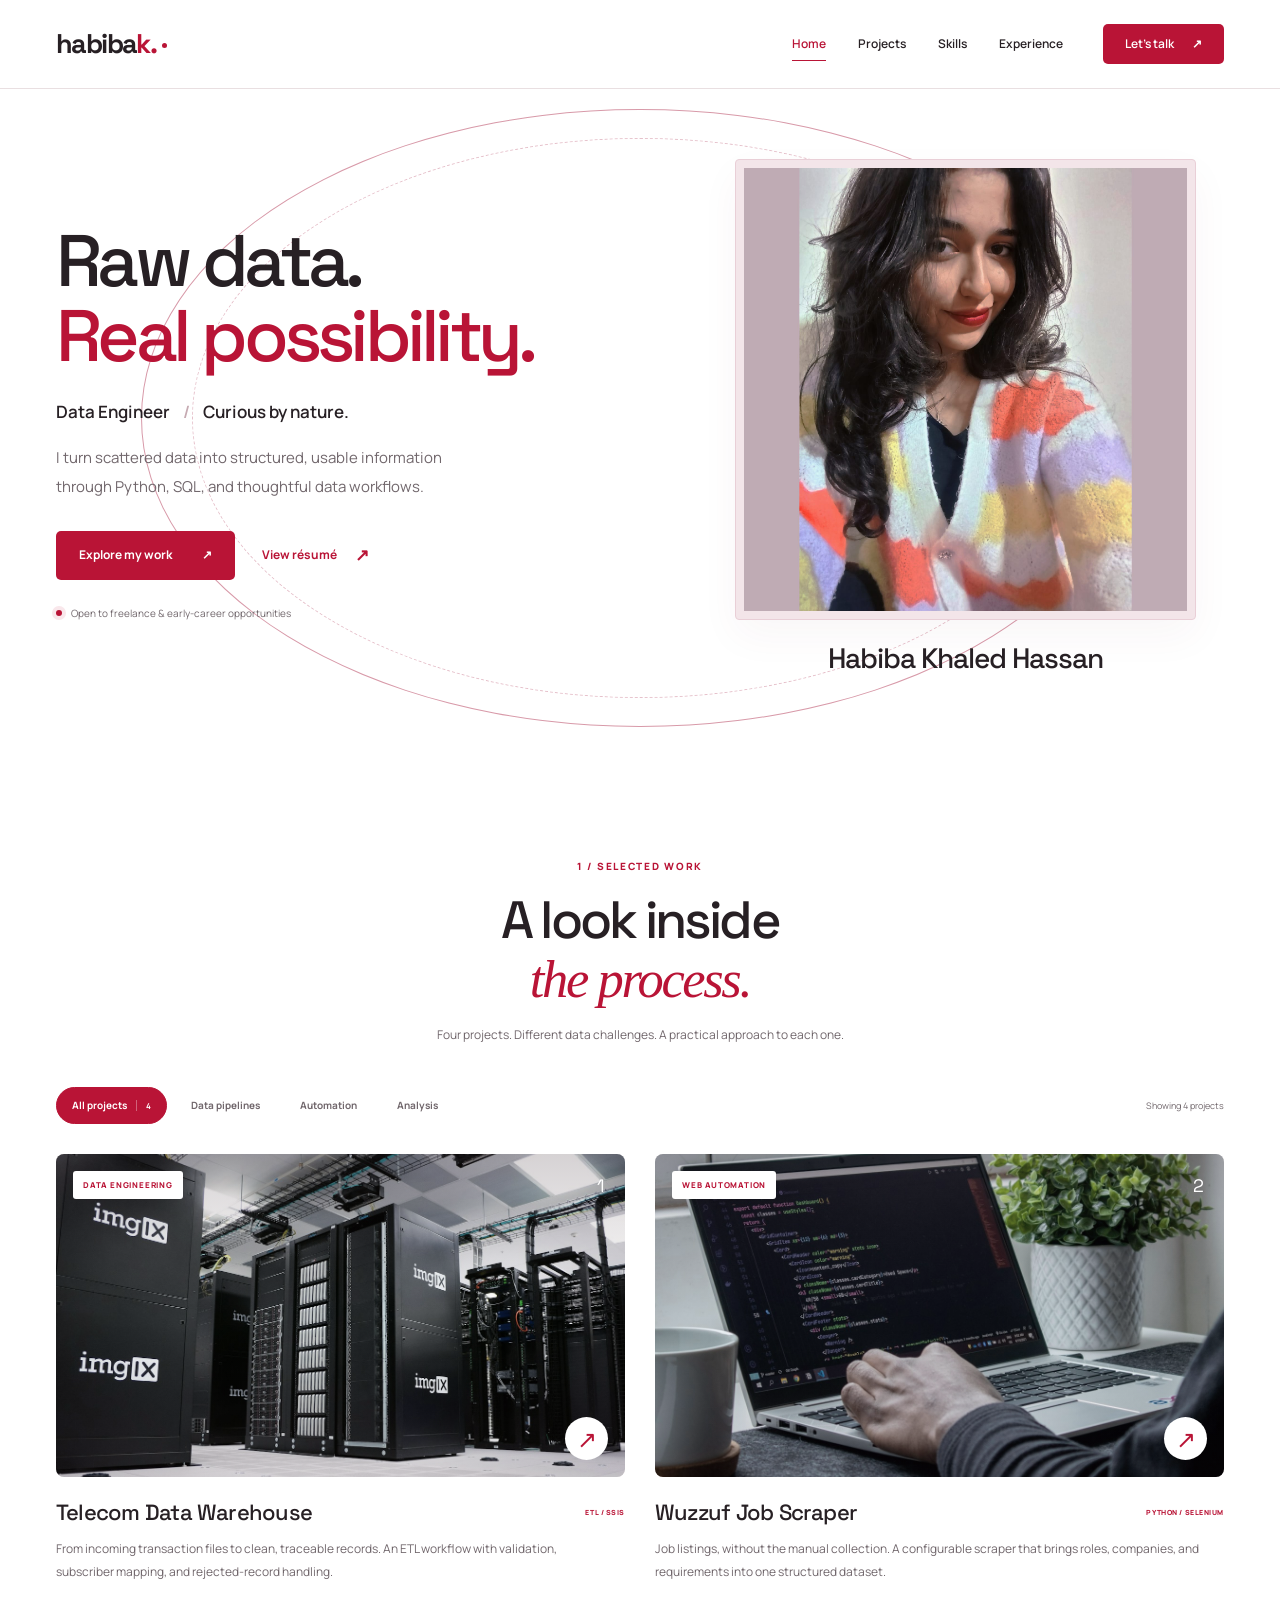
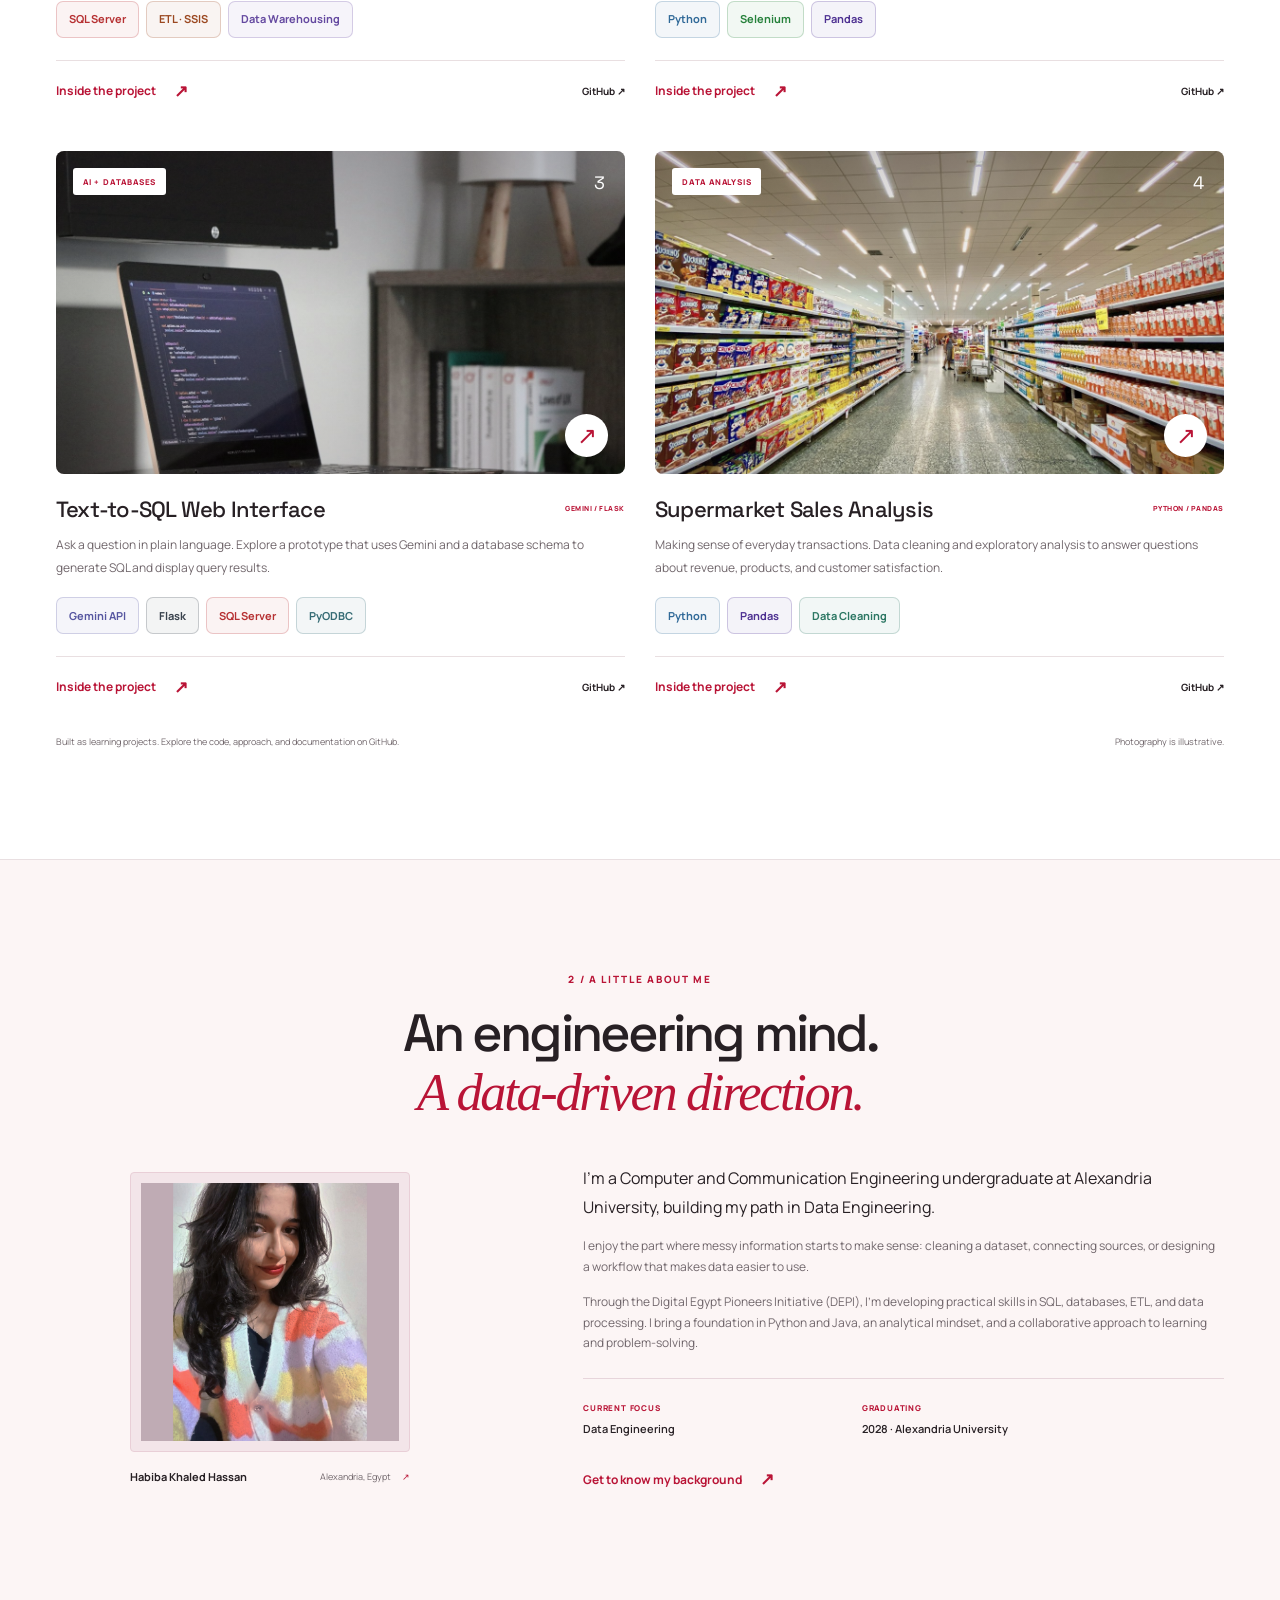
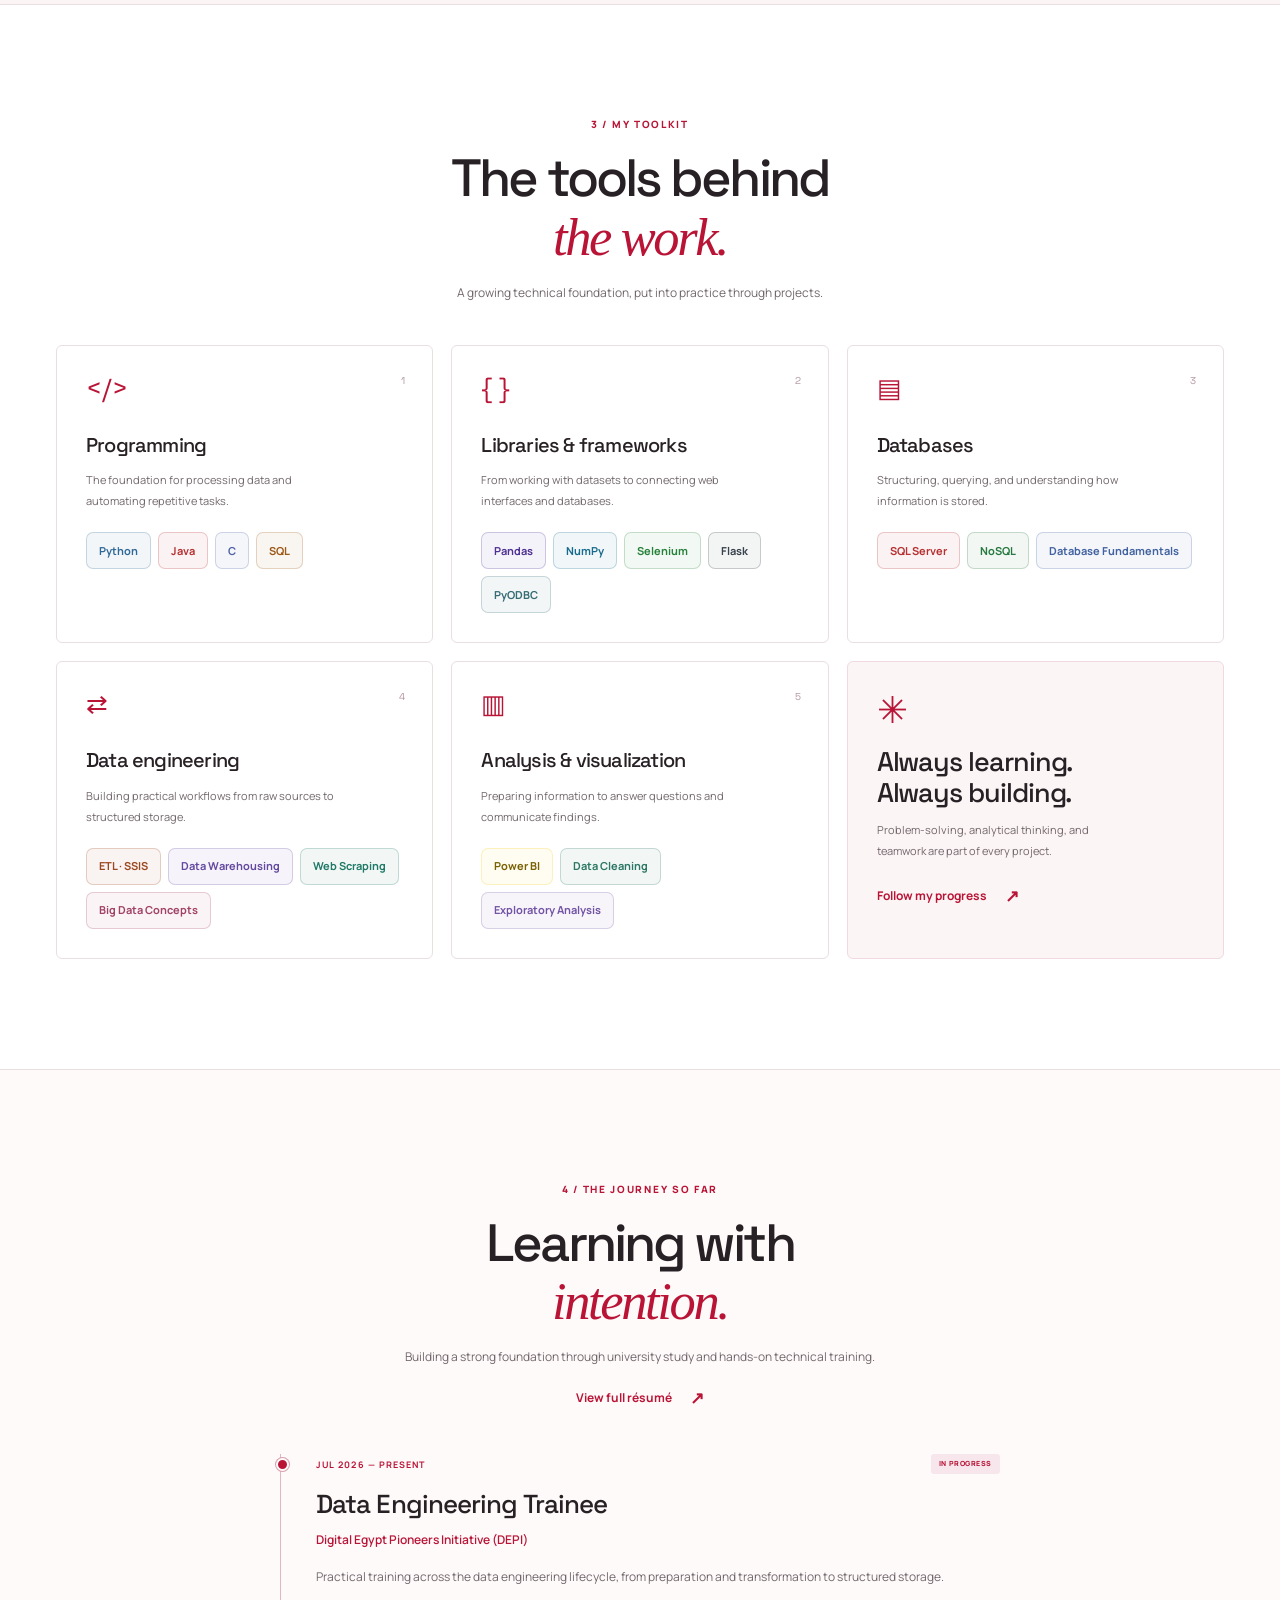
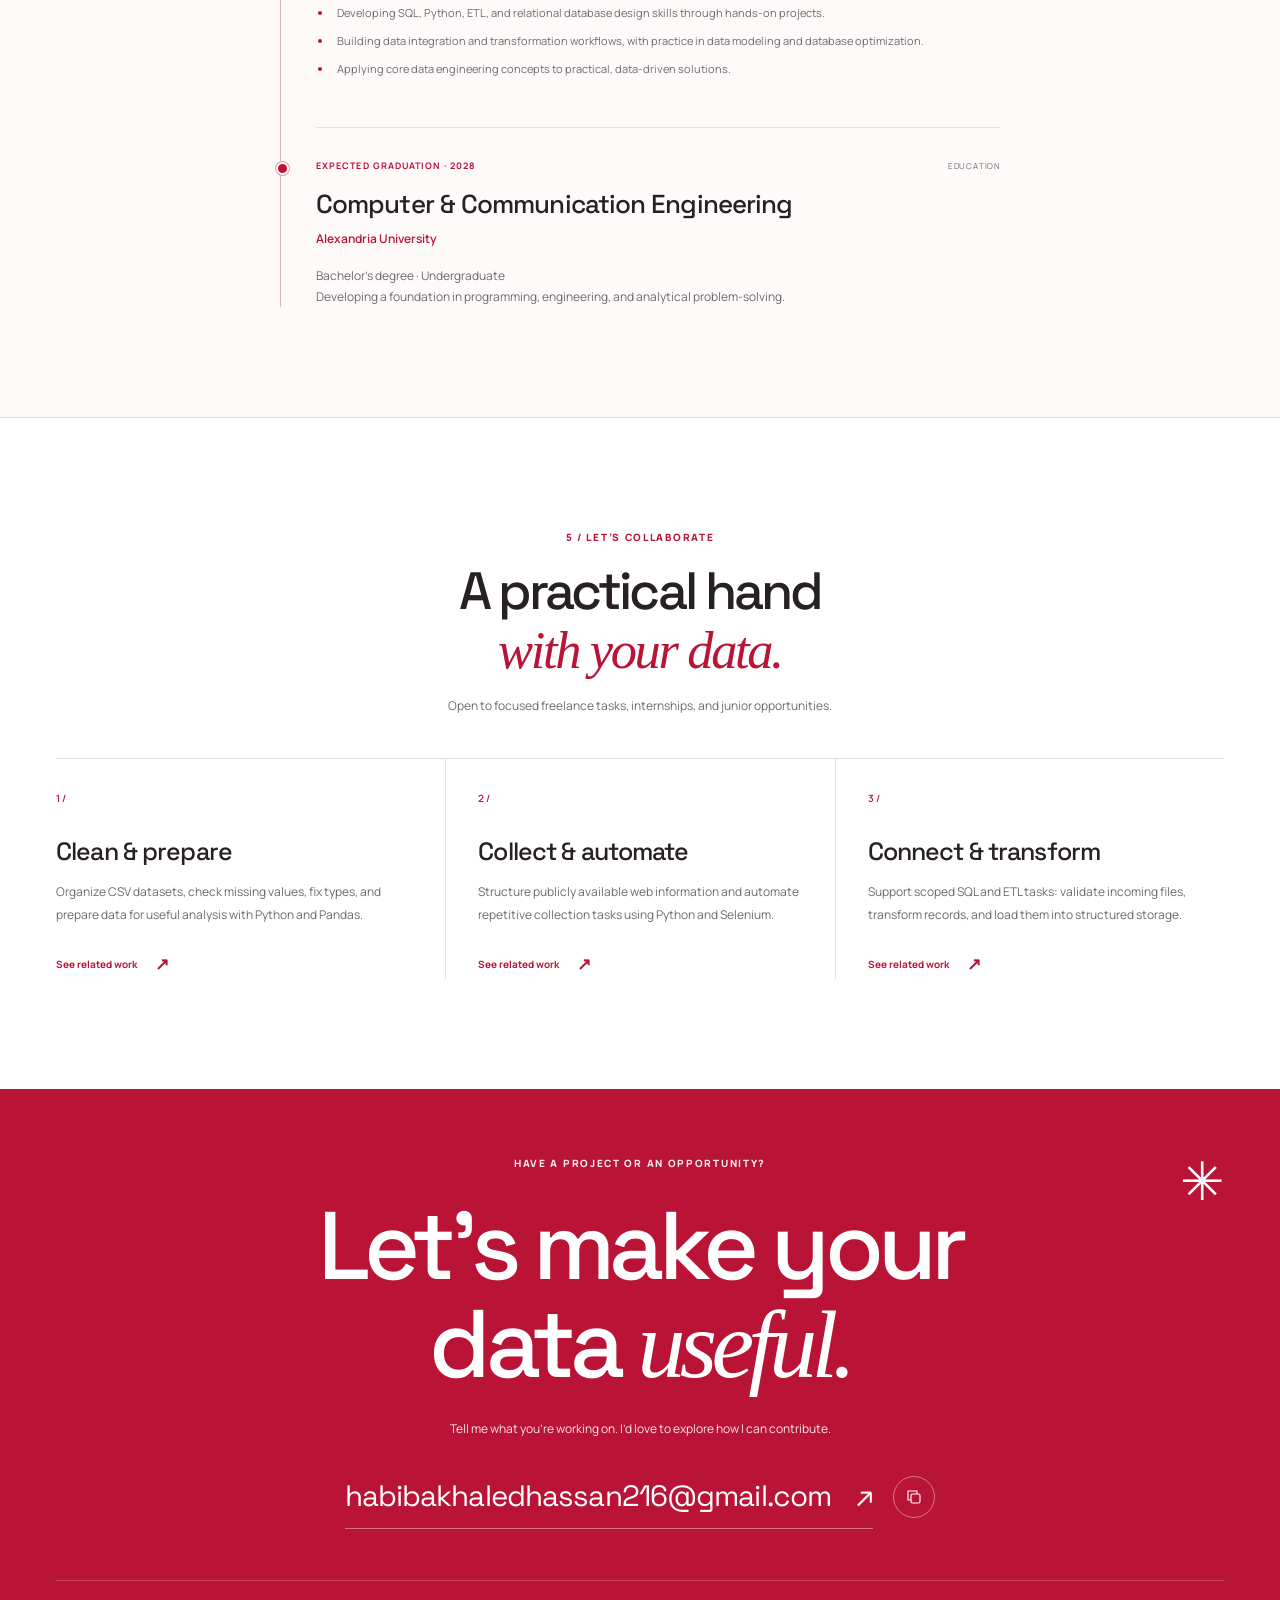
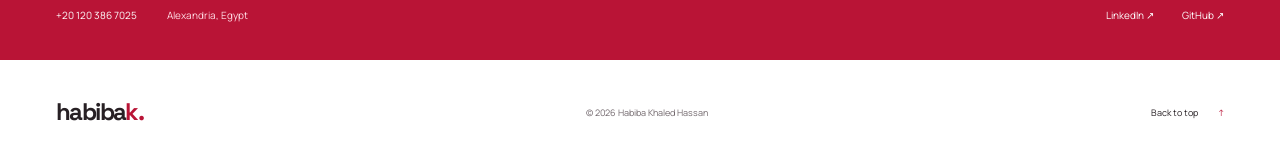
<file: index.html>
<!doctype html>
<html lang="en">
  <head>
    <meta charset="utf-8" />
    <meta name="viewport" content="width=device-width, initial-scale=1" />
    <meta name="color-scheme" content="light" />
    <meta name="theme-color" content="#b91436" />
    <meta
      name="description"
      content="Habiba Khaled Hassan — Data Engineer in Alexandria, Egypt. Explore projects in SQL, Python, ETL, web scraping, and data analysis. Open to freelance and early-career opportunities."
    />
    <meta property="og:title" content="Habiba Khaled Hassan | Data Engineer" />
    <meta
      property="og:description"
      content="Turning raw data into something useful. Python, SQL, ETL and data engineering projects."
    />
    <meta property="og:type" content="website" />
    <title>Habiba Khaled Hassan — Data Engineer</title>
    <link rel="icon" href="images/favicon.svg" type="image/svg+xml" />
    <link rel="stylesheet" href="fonts/fonts.css" />
    <link rel="stylesheet" href="css/style.css" />
    <script src="js/main.js" defer></script>
  </head>
  <body>
    <a class="skip-link" href="#main">Skip to content</a>
    <header class="site-header">
      <div class="container header-inner">
        <a class="wordmark" href="#home" aria-label="Habiba Khaled, home"
          >habiba<span>k.</span><span class="brand-dot" aria-hidden="true"></span
        ></a>
        <button
          class="menu-toggle"
          aria-expanded="false"
          aria-controls="main-nav"
          aria-label="Open navigation"
        >
          <span></span><span></span>
        </button>
        <nav id="main-nav" aria-label="Main navigation">
          <a href="#home">Home</a>
          <a href="#projects">Projects</a>
          <a href="#skills">Skills</a>
          <a href="#experience">Experience</a>
          <a class="nav-contact" href="#contact">Let’s talk <span aria-hidden="true">↗</span></a>
        </nav>
      </div>
    </header>
    <main id="main">
      <section id="home" class="hero" aria-labelledby="hero-title">
        <div class="hero-orbits" aria-hidden="true">
          <div class="orbit"></div>
          <div class="orbit orbit-two"></div>
        </div>
        <div class="hero-inner container">
          <div class="hero-copy">
            <h1 id="hero-title">Raw data.<br /><span>Real possibility.</span></h1>
            <p class="hero-role">
              Data Engineer <span class="role-divider">/</span> Curious by nature.
            </p>
            <p class="hero-description">
              I turn scattered data into structured, usable information through Python, SQL, and
              thoughtful data workflows.
            </p>
            <div class="hero-actions">
              <a class="button primary" href="#projects"
                >Explore my work <span aria-hidden="true">↗</span></a
              ><a class="text-link" href="resume.html" target="_blank" rel="noopener"
                >View résumé <span aria-hidden="true">↗</span></a
              >
            </div>
            <div class="hero-note">
              <span class="status-dot" aria-hidden="true"></span> Open to freelance &amp; early-career
              opportunities
            </div>
          </div>
          <figure class="hero-profile">
            <div class="hero-profile-frame" data-profile-frame></div>
            <figcaption class="hero-profile-name">Habiba Khaled Hassan</figcaption>
          </figure>
        </div>
      </section>

      <section id="projects" class="section container" aria-labelledby="projects-title">
        <div class="section-heading reveal">
          <div>
            <p class="eyebrow">1 / SELECTED WORK</p>
            <h2 id="projects-title">
              A look inside<br /><span class="serif-accent">the process.</span>
            </h2>
          </div>
          <p>Four projects. Different data challenges. A practical approach to each one.</p>
        </div>
        <div class="project-toolbar reveal">
          <div class="filters" role="group" aria-label="Filter projects">
            <button class="filter active" data-filter="all" aria-pressed="true">
              All projects <span>4</span></button
            ><button class="filter" data-filter="pipeline" aria-pressed="false">
              Data pipelines</button
            ><button class="filter" data-filter="automation" aria-pressed="false">Automation</button
            ><button class="filter" data-filter="analysis" aria-pressed="false">Analysis</button>
          </div>
          <span class="project-count" id="project-count" aria-live="polite"
            >Showing 4 projects</span
          >
        </div>
        <div class="project-grid">
          <article class="project-card reveal" data-category="pipeline">
            <div class="project-image">
              <img
                src="images/telecom.jpg"
                alt="Server racks representing telecom data infrastructure"
                width="1200"
                height="800"
                loading="lazy"
              /><span class="image-label">DATA ENGINEERING</span
              ><span class="project-number">1</span
              ><button
                class="image-open"
                data-project="telecom"
                aria-label="Read Telecom Data Warehouse case study"
              >
                ↗
              </button>
            </div>
            <div class="project-info">
              <div class="project-title-row">
                <h3>Telecom Data Warehouse</h3>
                <span>ETL / SSIS</span>
              </div>
              <p>
                From incoming transaction files to clean, traceable records. An ETL workflow with
                validation, subscriber mapping, and rejected-record handling.
              </p>
              <div class="tags">
                <button type="button" class="skill-button" data-skill="sql-server">SQL Server</button>
                <button type="button" class="skill-button" data-skill="ssis">ETL · SSIS</button>
                <button type="button" class="skill-button" data-skill="warehouse">Data Warehousing</button>
              </div>
              <div class="project-links">
                <button class="text-link" data-project="telecom">
                  Inside the project <span aria-hidden="true">↗</span></button
                ><a
                  href="https://github.com/Habibakhaled216/Telecom_Project"
                  target="_blank"
                  rel="noopener noreferrer"
                  aria-label="Telecom Data Warehouse on GitHub"
                  >GitHub <span aria-hidden="true">↗</span></a
                >
              </div>
            </div>
          </article>
          <article class="project-card reveal" data-category="automation">
            <div class="project-image">
              <img
                src="images/wuzzuf.jpg"
                alt="Laptop workspace representing automated web data collection"
                width="1200"
                height="800"
                loading="lazy"
              /><span class="image-label">WEB AUTOMATION</span><span class="project-number">2</span
              ><button
                class="image-open"
                data-project="wuzzuf"
                aria-label="Read Wuzzuf Job Scraper case study"
              >
                ↗
              </button>
            </div>
            <div class="project-info">
              <div class="project-title-row">
                <h3>Wuzzuf Job Scraper</h3>
                <span>PYTHON / SELENIUM</span>
              </div>
              <p>
                Job listings, without the manual collection. A configurable scraper that brings
                roles, companies, and requirements into one structured dataset.
              </p>
              <div class="tags">
                <button type="button" class="skill-button" data-skill="python">Python</button>
                <button type="button" class="skill-button" data-skill="selenium">Selenium</button>
                <button type="button" class="skill-button" data-skill="pandas">Pandas</button>
              </div>
              <div class="project-links">
                <button class="text-link" data-project="wuzzuf">
                  Inside the project <span aria-hidden="true">↗</span></button
                ><a
                  href="https://github.com/Habibakhaled216/WUZZUF_Project"
                  target="_blank"
                  rel="noopener noreferrer"
                  aria-label="Wuzzuf Job Scraper on GitHub"
                  >GitHub <span aria-hidden="true">↗</span></a
                >
              </div>
            </div>
          </article>
          <article class="project-card reveal" data-category="automation">
            <div class="project-image">
              <img
                src="images/text-to-sql.jpg"
                alt="Code on a laptop representing the Text-to-SQL web application"
                width="1200"
                height="800"
                loading="lazy"
              /><span class="image-label">AI + DATABASES</span><span class="project-number">3</span
              ><button
                class="image-open"
                data-project="sql"
                aria-label="Read Text-to-SQL Web Interface case study"
              >
                ↗
              </button>
            </div>
            <div class="project-info">
              <div class="project-title-row">
                <h3>Text-to-SQL Web Interface</h3>
                <span>GEMINI / FLASK</span>
              </div>
              <p>
                Ask a question in plain language. Explore a prototype that uses Gemini and a
                database schema to generate SQL and display query results.
              </p>
              <div class="tags">
                <button type="button" class="skill-button" data-skill="gemini-api">Gemini API</button>
                <button type="button" class="skill-button" data-skill="flask">Flask</button>
                <button type="button" class="skill-button" data-skill="sql-server">SQL Server</button>
                <button type="button" class="skill-button" data-skill="pyodbc">PyODBC</button>
              </div>
              <div class="project-links">
                <button class="text-link" data-project="sql">
                  Inside the project <span aria-hidden="true">↗</span></button
                ><a
                  href="https://github.com/Habibakhaled216/From-text-to-SQL_By_Gemini"
                  target="_blank"
                  rel="noopener noreferrer"
                  aria-label="Text-to-SQL Web Interface on GitHub"
                  >GitHub <span aria-hidden="true">↗</span></a
                >
              </div>
            </div>
          </article>
          <article class="project-card reveal" data-category="analysis">
            <div class="project-image">
              <img
                src="images/supermarket.jpg"
                alt="Supermarket shelves representing the sales dataset analyzed in this project"
                width="1200"
                height="800"
                loading="lazy"
              /><span class="image-label">DATA ANALYSIS</span><span class="project-number">4</span
              ><button
                class="image-open"
                data-project="sales"
                aria-label="Read Supermarket Sales Analysis case study"
              >
                ↗
              </button>
            </div>
            <div class="project-info">
              <div class="project-title-row">
                <h3>Supermarket Sales Analysis</h3>
                <span>PYTHON / PANDAS</span>
              </div>
              <p>
                Making sense of everyday transactions. Data cleaning and exploratory analysis to
                answer questions about revenue, products, and customer satisfaction.
              </p>
              <div class="tags">
                <button type="button" class="skill-button" data-skill="python">Python</button>
                <button type="button" class="skill-button" data-skill="pandas">Pandas</button>
                <button type="button" class="skill-button" data-skill="cleaning">Data Cleaning</button>
              </div>
              <div class="project-links">
                <button class="text-link" data-project="sales">
                  Inside the project <span aria-hidden="true">↗</span></button
                ><a
                  href="https://github.com/Habibakhaled216/SuperMarketDataHandling/tree/master"
                  target="_blank"
                  rel="noopener noreferrer"
                  aria-label="Supermarket Sales Analysis on GitHub, master branch"
                  >GitHub <span aria-hidden="true">↗</span></a
                >
              </div>
            </div>
          </article>
        </div>
        <p class="section-footnote">
          Built as learning projects. Explore the code, approach, and documentation on GitHub.
          <span>Photography is illustrative.</span>
        </p>
      </section>

      <section id="about" class="about-section section" aria-labelledby="about-title">
        <div class="container section-heading reveal">
          <div>
            <p class="eyebrow">2 / A LITTLE ABOUT ME</p>
            <h2 id="about-title">
              An engineering mind.<br /><span class="serif-accent">A data-driven direction.</span>
            </h2>
          </div>
        </div>
        <div class="container about-grid">
          <div class="portrait-column reveal">
            <div class="portrait-frame" id="portrait-frame" data-profile-frame>
              <!-- Intentionally empty. Add images/profile.png and it will appear here automatically. -->
            </div>
            <div class="portrait-caption">
              <strong>Habiba Khaled Hassan</strong
              ><span>Alexandria, Egypt <span aria-hidden="true">↗</span></span>
            </div>
          </div>
          <div class="about-copy reveal">
            <p class="lead">
              I’m a Computer and Communication Engineering undergraduate at Alexandria University,
              building my path in Data Engineering.
            </p>
            <p>
              I enjoy the part where messy information starts to make sense: cleaning a dataset,
              connecting sources, or designing a workflow that makes data easier to use.
            </p>
            <p>
              Through the Digital Egypt Pioneers Initiative (DEPI), I’m developing practical skills
              in SQL, databases, ETL, and data processing. I bring a foundation in Python and Java,
              an analytical mindset, and a collaborative approach to learning and problem-solving.
            </p>
            <div class="about-facts">
              <div><span>CURRENT FOCUS</span><strong>Data Engineering</strong></div>
              <div><span>GRADUATING</span><strong>2028 · Alexandria University</strong></div>
            </div>
            <a class="text-link" href="resume.html" target="_blank" rel="noopener"
              >Get to know my background <span aria-hidden="true">↗</span></a
            >
          </div>
        </div>
      </section>

      <section id="skills" class="section container" aria-labelledby="skills-title">
        <div class="section-heading reveal">
          <div>
            <p class="eyebrow">3 / MY TOOLKIT</p>
            <h2 id="skills-title">
              The tools behind<br /><span class="serif-accent">the work.</span>
            </h2>
          </div>
          <p>A growing technical foundation, put into practice through projects.</p>
        </div>
        <div class="skills-grid">
          <article class="skill-card reveal">
            <span class="skill-symbol" aria-hidden="true">&lt;/&gt;</span
            ><span class="skill-index">1</span>
            <h3>Programming</h3>
            <p>The foundation for processing data and automating repetitive tasks.</p>
            <div class="tags">
              <button type="button" class="skill-button" data-skill="python">Python</button
              ><button type="button" class="skill-button" data-skill="java">Java</button
              ><button type="button" class="skill-button" data-skill="c">C</button
              ><button type="button" class="skill-button" data-skill="sql">SQL</button>
            </div>
          </article>
          <article class="skill-card reveal">
            <span class="skill-symbol" aria-hidden="true">{ }</span
            ><span class="skill-index">2</span>
            <h3>Libraries &amp; frameworks</h3>
            <p>From working with datasets to connecting web interfaces and databases.</p>
            <div class="tags">
              <button type="button" class="skill-button" data-skill="pandas">Pandas</button
              ><button type="button" class="skill-button" data-skill="numpy">NumPy</button
              ><button type="button" class="skill-button" data-skill="selenium">Selenium</button
              ><button type="button" class="skill-button" data-skill="flask">Flask</button
              ><button type="button" class="skill-button" data-skill="pyodbc">PyODBC</button>
            </div>
          </article>
          <article class="skill-card reveal">
            <span class="skill-symbol" aria-hidden="true">▤</span
            ><span class="skill-index">3</span>
            <h3>Databases</h3>
            <p>Structuring, querying, and understanding how information is stored.</p>
            <div class="tags">
              <button type="button" class="skill-button" data-skill="sql-server">SQL Server</button
              ><button type="button" class="skill-button" data-skill="nosql">NoSQL</button
              ><button type="button" class="skill-button" data-skill="database">
                Database Fundamentals
              </button>
            </div>
          </article>
          <article class="skill-card reveal">
            <span class="skill-symbol" aria-hidden="true">⇄</span
            ><span class="skill-index">4</span>
            <h3>Data engineering</h3>
            <p>Building practical workflows from raw sources to structured storage.</p>
            <div class="tags">
              <button type="button" class="skill-button" data-skill="ssis">ETL · SSIS</button
              ><button type="button" class="skill-button" data-skill="warehouse">
                Data Warehousing</button
              ><button type="button" class="skill-button" data-skill="scraping">Web Scraping</button
              ><button type="button" class="skill-button" data-skill="big-data">
                Big Data Concepts
              </button>
            </div>
          </article>
          <article class="skill-card reveal">
            <span class="skill-symbol" aria-hidden="true">▥</span
            ><span class="skill-index">5</span>
            <h3>Analysis &amp; visualization</h3>
            <p>Preparing information to answer questions and communicate findings.</p>
            <div class="tags">
              <button type="button" class="skill-button" data-skill="power-bi">Power BI</button
              ><button type="button" class="skill-button" data-skill="cleaning">
                Data Cleaning</button
              ><button type="button" class="skill-button" data-skill="analysis">
                Exploratory Analysis
              </button>
            </div>
          </article>
          <article class="skill-card skill-note reveal">
            <span class="note-star" aria-hidden="true">✳</span>
            <h3>Always learning.<br />Always building.</h3>
            <p>Problem-solving, analytical thinking, and teamwork are part of every project.</p>
            <a
              class="text-link"
              href="https://github.com/Habibakhaled216"
              target="_blank"
              rel="noopener noreferrer"
              >Follow my progress <span aria-hidden="true">↗</span></a
            >
          </article>
        </div>
      </section>

      <section
        id="experience"
        class="section experience-section"
        aria-labelledby="experience-title"
      >
        <div class="container">
          <div class="section-heading reveal">
            <div>
              <p class="eyebrow">4 / THE JOURNEY SO FAR</p>
              <h2 id="experience-title">
                Learning with<br /><span class="serif-accent">intention.</span>
              </h2>
            </div>
            <p>
              Building a strong foundation through university study and hands-on technical training.
            </p>
            <a class="text-link" href="resume.html" target="_blank" rel="noopener"
              >View full résumé <span aria-hidden="true">↗</span></a
            >
          </div>
          <div class="timeline">
            <article class="timeline-item reveal">
              <div class="timeline-top">
                <span class="micro-label">JUL 2026 — PRESENT</span
                ><span class="current-badge">IN PROGRESS</span>
              </div>
              <h3>Data Engineering Trainee</h3>
              <p class="timeline-org">Digital Egypt Pioneers Initiative (DEPI)</p>
              <p>
                Practical training across the data engineering lifecycle, from preparation and
                transformation to structured storage.
              </p>
              <ul>
                <li>
                  Developing SQL, Python, ETL, and relational database design skills through
                  hands-on projects.
                </li>
                <li>
                  Building data integration and transformation workflows, with practice in data
                  modeling and database optimization.
                </li>
                <li>
                  Applying core data engineering concepts to practical, data-driven solutions.
                </li>
              </ul>
            </article>
            <article class="timeline-item reveal">
              <div class="timeline-top">
                <span class="micro-label">EXPECTED GRADUATION · 2028</span
                ><span class="education-label">EDUCATION</span>
              </div>
              <h3>Computer &amp; Communication Engineering</h3>
              <p class="timeline-org">Alexandria University</p>
              <p>
                Bachelor’s degree · Undergraduate<br />Developing a foundation in programming,
                engineering, and analytical problem-solving.
              </p>
            </article>
          </div>
        </div>
      </section>

      <section id="services" class="section container" aria-labelledby="services-title">
        <div class="section-heading reveal">
          <div>
            <p class="eyebrow">5 / LET’S COLLABORATE</p>
            <h2 id="services-title">
              A practical hand<br /><span class="serif-accent">with your data.</span>
            </h2>
          </div>
          <p>Open to focused freelance tasks, internships, and junior opportunities.</p>
        </div>
        <div class="services-grid">
          <article class="service-card reveal">
            <span class="service-number">1 /</span>
            <h3>Clean &amp; prepare</h3>
            <p>
              Organize CSV datasets, check missing values, fix types, and prepare data for useful
              analysis with Python and Pandas.
            </p>
            <a class="text-link" href="#projects" data-show-project="sales"
              >See related work <span aria-hidden="true">↗</span></a
            >
          </article>
          <article class="service-card reveal">
            <span class="service-number">2 /</span>
            <h3>Collect &amp; automate</h3>
            <p>
              Structure publicly available web information and automate repetitive collection tasks
              using Python and Selenium.
            </p>
            <a class="text-link" href="#projects" data-show-project="wuzzuf"
              >See related work <span aria-hidden="true">↗</span></a
            >
          </article>
          <article class="service-card reveal">
            <span class="service-number">3 /</span>
            <h3>Connect &amp; transform</h3>
            <p>
              Support scoped SQL and ETL tasks: validate incoming files, transform records, and load
              them into structured storage.
            </p>
            <a class="text-link" href="#projects" data-show-project="telecom"
              >See related work <span aria-hidden="true">↗</span></a
            >
          </article>
        </div>
      </section>

      <section id="contact" class="contact-section" aria-labelledby="contact-title">
        <div class="container contact-inner">
          <div class="contact-intro">
            <p class="eyebrow">HAVE A PROJECT OR AN OPPORTUNITY?</p>
            <span class="contact-star" aria-hidden="true">✳</span>
            <h2 id="contact-title">Let’s make your<br />data <em>useful.</em></h2>
            <p>Tell me what you’re working on. I’d love to explore how I can contribute.</p>
          </div>
          <div class="contact-email-row">
            <a class="contact-email" href="mailto:habibakhaledhassan216@gmail.com"
              >habibakhaledhassan216@gmail.com <span aria-hidden="true">↗</span></a
            ><button
              class="copy-email"
              id="copy-email"
              type="button"
              aria-label="Copy email address"
            >
              <svg
                viewBox="0 0 24 24"
                fill="none"
                stroke="currentColor"
                stroke-width="1.5"
                aria-hidden="true"
              >
                <rect x="8" y="8" width="12" height="12" rx="2" />
                <path d="M16 8V4H4v12h4" />
              </svg>
            </button>
          </div>
          <p class="copy-status" id="copy-status" role="status" aria-live="polite"></p>
          <div class="contact-bottom">
            <a href="tel:+201203867025">+20 120 386 7025</a><span>Alexandria, Egypt</span>
            <div class="social-links">
              <a
                href="https://www.linkedin.com/in/habiba-khaled216"
                target="_blank"
                rel="noopener noreferrer"
                >LinkedIn ↗</a
              ><a
                href="https://github.com/Habibakhaled216"
                target="_blank"
                rel="noopener noreferrer"
                >GitHub ↗</a
              >
            </div>
          </div>
        </div>
      </section>
    </main>
    <footer class="container site-footer">
      <a class="wordmark" href="#home" aria-label="Back to home">habiba<span>k.</span></a>
      <p>© <span id="year">2026</span> Habiba Khaled Hassan</p>
      <a href="#home">Back to top <span aria-hidden="true">↑</span></a>
    </footer>
    <dialog id="project-dialog" aria-labelledby="dialog-title">
      <div class="dialog-head">
        <p class="eyebrow">PROJECT NOTES</p>
        <button class="dialog-close" aria-label="Close project details">×</button>
      </div>
      <div id="dialog-content"></div>
    </dialog>
  </body>
</html>
</file>
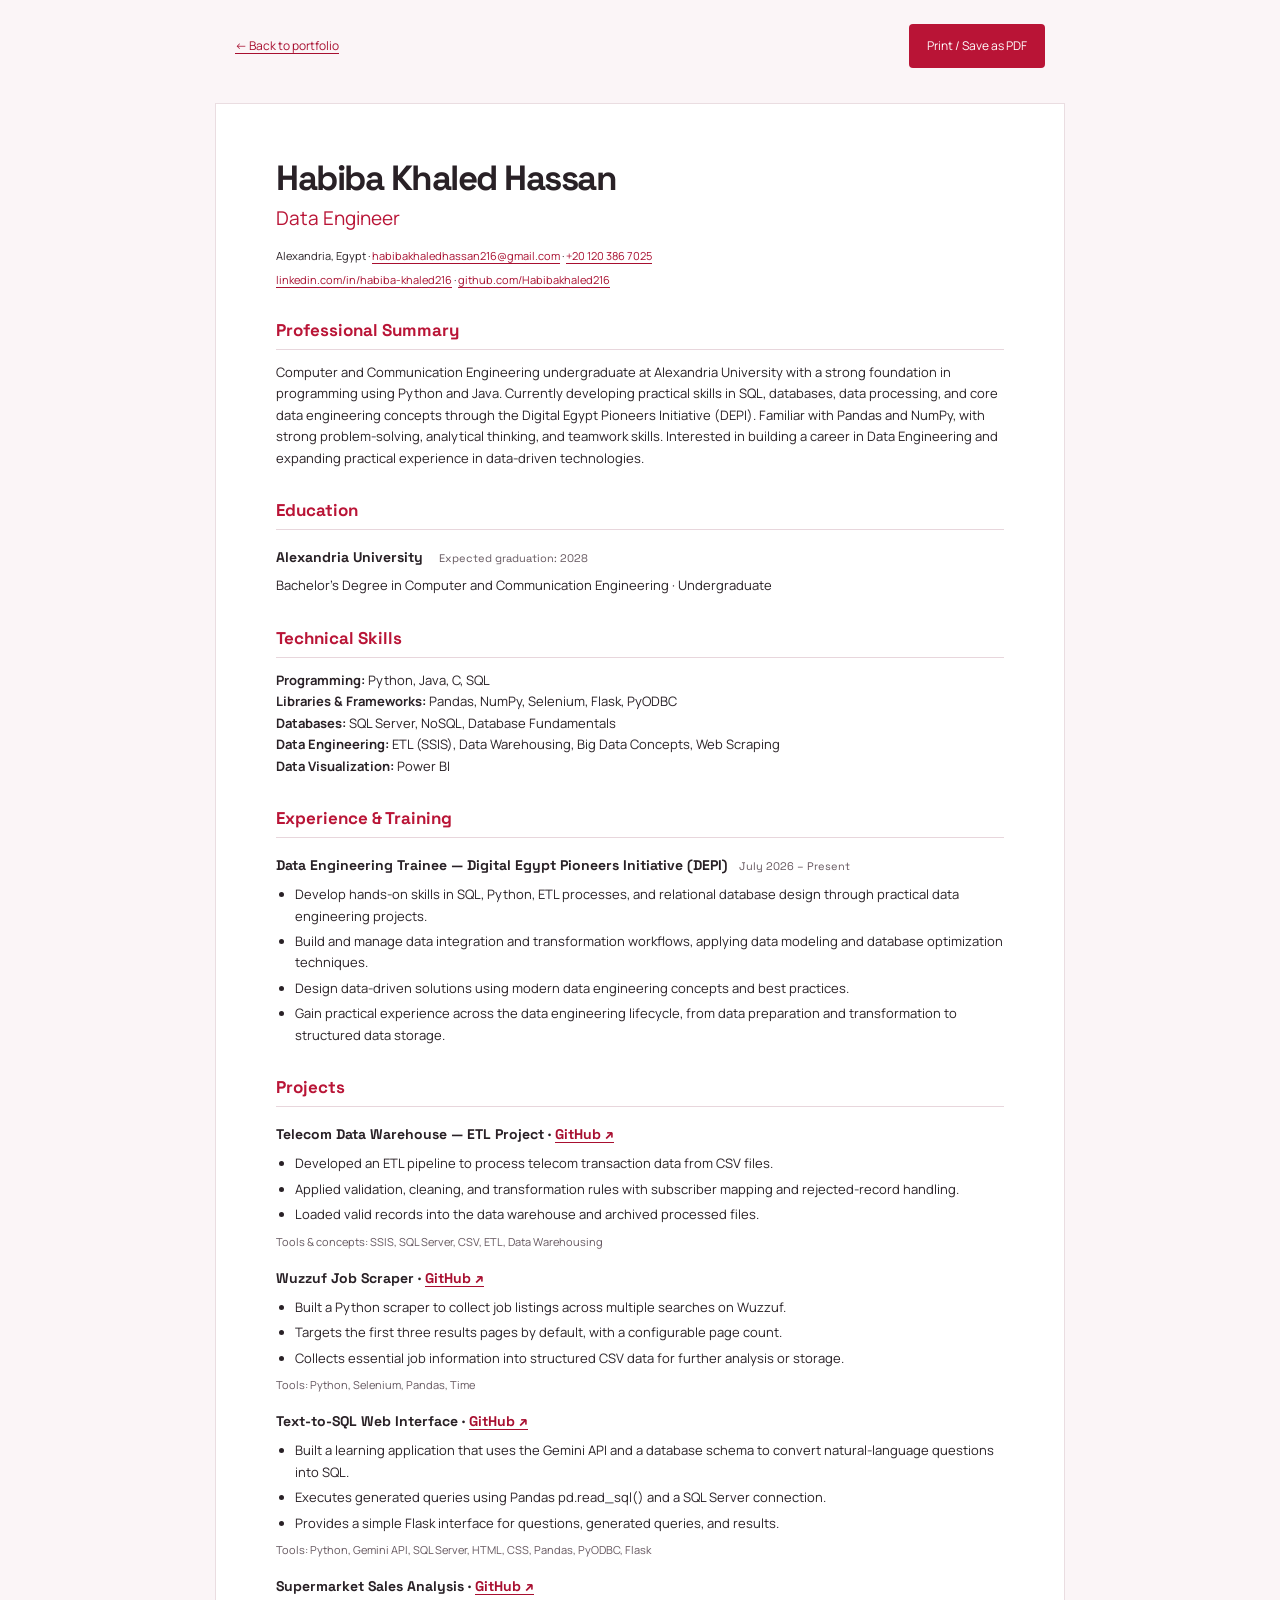
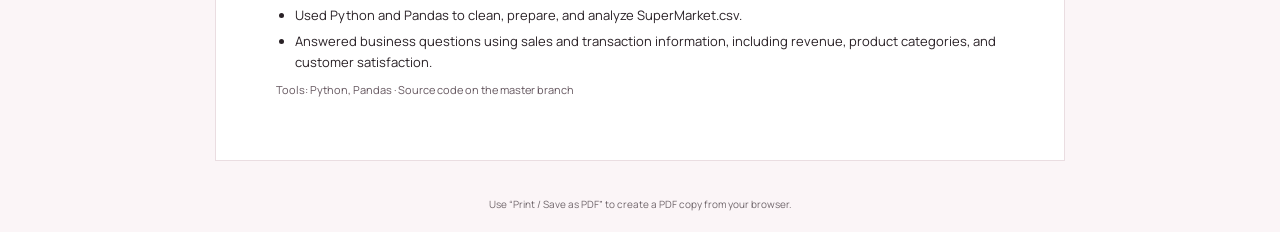
<file: resume.html>
<!doctype html>
<html lang="en">
  <head>
    <meta charset="utf-8" />
    <meta name="viewport" content="width=device-width,initial-scale=1" />
    <meta name="color-scheme" content="light" />
    <title>Habiba Khaled Hassan — Résumé</title>
    <link rel="icon" href="images/favicon.svg" />
    <link rel="stylesheet" href="fonts/fonts.css" />
    <style>
      :root {
        color-scheme: light;
      }
      * {
        box-sizing: border-box;
      }
      body {
        background: #fbf5f7;
        color: #292126;
        font:
          13px/1.65 "Manrope",
          Arial,
          sans-serif;
        margin: 0;
      }
      main {
        max-width: 850px;
        margin: 35px auto;
        padding: 55px 60px;
        background: white;
        border: 1px solid #eadde1;
      }
      h1,
      h2,
      h3 {
        font-family: "Space Grotesk", Arial, sans-serif;
      }
      h1 {
        font-size: 35px;
        line-height: 1.1;
        letter-spacing: -1.5px;
        margin: 0 0 6px;
      }
      h2 {
        font-size: 17px;
        color: #b91436;
        border-bottom: 1px solid #e8d6dc;
        padding-bottom: 5px;
        margin: 27px 0 12px;
      }
      h3 {
        font-size: 14px;
        margin: 16px 0 5px;
      }
      p {
        margin: 6px 0;
      }
      ul {
        padding-left: 19px;
        margin: 7px 0;
      }
      li {
        margin-bottom: 4px;
      }
      a {
        color: #a80f30;
        text-underline-offset: 3px;
      }
      .role {
        font-size: 19px;
        color: #b91436;
        margin-bottom: 12px;
      }
      .contact {
        font-size: 11px;
        overflow-wrap: anywhere;
      }
      .tools {
        font-size: 11px;
        color: #65575f;
      }
      .date {
        font-size: 11px;
        color: #65575f;
        font-weight: 400;
        margin-left: 12px;
      }
      .toolbar {
        max-width: 850px;
        margin: 24px auto;
        display: flex;
        justify-content: space-between;
        align-items: center;
        padding-inline: 20px;
        font-size: 12px;
      }
      .toolbar button {
        background: #b91436;
        border: 0;
        border-radius: 4px;
        color: white;
        padding: 12px 18px;
        cursor: pointer;
        font: inherit;
      }
      .toolbar button:focus-visible,
      a:focus-visible {
        outline: 3px solid #b91436;
        outline-offset: 4px;
      }
      .print-note {
        font-size: 10px;
        color: #71676c;
        text-align: center;
        margin: 20px;
      }
      @media (max-width: 600px) {
        main {
          margin: 15px;
          padding: 28px 22px;
        }
        h1 {
          font-size: 30px;
        }
        .date {
          display: block;
          margin-left: 0;
        }
      }
      @media print {
        @page {
          size: A4;
          margin: 15mm;
        }
        body {
          background: white;
          font:
            10px/1.5 Arial,
            sans-serif;
        }
        main {
          padding: 0;
          border: 0;
          margin: 0;
          max-width: none;
        }
        .toolbar,
        .print-note {
          display: none;
        }
        h1 {
          font-size: 28px;
        }
        h2 {
          font-size: 13px;
          margin-top: 19px;
        }
        h3 {
          font-size: 11px;
          break-after: avoid;
        }
        a {
          color: inherit;
          text-decoration: none;
        }
        .contact,
        .tools,
        .date {
          font-size: 9px;
        }
        section,
        article {
          break-inside: avoid;
        }
        .role {
          font-size: 16px;
        }
      }
    </style>
    <script src="js/resume.js" defer></script>
  </head>
  <body>
    <nav class="toolbar" aria-label="Résumé actions">
      <a href="index.html">← Back to portfolio</a
      ><button id="print-resume">Print / Save as PDF</button>
    </nav>
    <main>
      <header>
        <h1>Habiba Khaled Hassan</h1>
        <p class="role">Data Engineer</p>
        <p class="contact">
          Alexandria, Egypt ·
          <a href="mailto:habibakhaledhassan216@gmail.com">habibakhaledhassan216@gmail.com</a> ·
          <a href="tel:+201203867025">+20 120 386 7025</a>
        </p>
        <p class="contact">
          <a href="https://www.linkedin.com/in/habiba-khaled216"
            >linkedin.com/in/habiba-khaled216</a
          >
          · <a href="https://github.com/Habibakhaled216">github.com/Habibakhaled216</a>
        </p>
      </header>
      <section>
        <h2>Professional Summary</h2>
        <p>
          Computer and Communication Engineering undergraduate at Alexandria University with a
          strong foundation in programming using Python and Java. Currently developing practical
          skills in SQL, databases, data processing, and core data engineering concepts through the
          Digital Egypt Pioneers Initiative (DEPI). Familiar with Pandas and NumPy, with strong
          problem-solving, analytical thinking, and teamwork skills. Interested in building a career
          in Data Engineering and expanding practical experience in data-driven technologies.
        </p>
      </section>
      <section>
        <h2>Education</h2>
        <h3>Alexandria University <span class="date">Expected graduation: 2028</span></h3>
        <p>Bachelor’s Degree in Computer and Communication Engineering · Undergraduate</p>
      </section>
      <section>
        <h2>Technical Skills</h2>
        <p>
          <strong>Programming:</strong> Python, Java, C, SQL<br /><strong
            >Libraries &amp; Frameworks:</strong
          >
          Pandas, NumPy, Selenium, Flask, PyODBC<br /><strong>Databases:</strong> SQL Server, NoSQL,
          Database Fundamentals<br /><strong>Data Engineering:</strong> ETL (SSIS), Data
          Warehousing, Big Data Concepts, Web Scraping<br /><strong>Data Visualization:</strong>
          Power BI
        </p>
      </section>
      <section>
        <h2>Experience &amp; Training</h2>
        <h3>
          Data Engineering Trainee — Digital Egypt Pioneers Initiative (DEPI)<span class="date"
            >July 2026 – Present</span
          >
        </h3>
        <ul>
          <li>
            Develop hands-on skills in SQL, Python, ETL processes, and relational database design
            through practical data engineering projects.
          </li>
          <li>
            Build and manage data integration and transformation workflows, applying data modeling
            and database optimization techniques.
          </li>
          <li>
            Design data-driven solutions using modern data engineering concepts and best practices.
          </li>
          <li>
            Gain practical experience across the data engineering lifecycle, from data preparation
            and transformation to structured data storage.
          </li>
        </ul>
      </section>
      <h2>Projects</h2>
      <article>
        <h3>
          Telecom Data Warehouse — ETL Project ·
          <a href="https://github.com/Habibakhaled216/Telecom_Project">GitHub ↗</a>
        </h3>
        <ul>
          <li>Developed an ETL pipeline to process telecom transaction data from CSV files.</li>
          <li>
            Applied validation, cleaning, and transformation rules with subscriber mapping and
            rejected-record handling.
          </li>
          <li>Loaded valid records into the data warehouse and archived processed files.</li>
        </ul>
        <p class="tools">Tools &amp; concepts: SSIS, SQL Server, CSV, ETL, Data Warehousing</p>
      </article>
      <article>
        <h3>
          Wuzzuf Job Scraper ·
          <a href="https://github.com/Habibakhaled216/WUZZUF_Project">GitHub ↗</a>
        </h3>
        <ul>
          <li>
            Built a Python scraper to collect job listings across multiple searches on Wuzzuf.
          </li>
          <li>Targets the first three results pages by default, with a configurable page count.</li>
          <li>
            Collects essential job information into structured CSV data for further analysis or
            storage.
          </li>
        </ul>
        <p class="tools">Tools: Python, Selenium, Pandas, Time</p>
      </article>
      <article>
        <h3>
          Text-to-SQL Web Interface ·
          <a href="https://github.com/Habibakhaled216/From-text-to-SQL_By_Gemini">GitHub ↗</a>
        </h3>
        <ul>
          <li>
            Built a learning application that uses the Gemini API and a database schema to convert
            natural-language questions into SQL.
          </li>
          <li>
            Executes generated queries using Pandas pd.read_sql() and a SQL Server connection.
          </li>
          <li>Provides a simple Flask interface for questions, generated queries, and results.</li>
        </ul>
        <p class="tools">Tools: Python, Gemini API, SQL Server, HTML, CSS, Pandas, PyODBC, Flask</p>
      </article>
      <article>
        <h3>
          Supermarket Sales Analysis ·
          <a href="https://github.com/Habibakhaled216/SuperMarketDataHandling/tree/master"
            >GitHub ↗</a
          >
        </h3>
        <ul>
          <li>Used Python and Pandas to clean, prepare, and analyze SuperMarket.csv.</li>
          <li>
            Answered business questions using sales and transaction information, including revenue,
            product categories, and customer satisfaction.
          </li>
        </ul>
        <p class="tools">Tools: Python, Pandas · Source code on the master branch</p>
      </article>
    </main>
    <p class="print-note">Use “Print / Save as PDF” to create a PDF copy from your browser.</p>
  </body>
</html>
</file>
<file: fonts/fonts.css>
@font-face {
  font-family: 'Manrope';
  font-style: normal;
  font-weight: 400;
  font-display: swap;
  src: url(manrope-400.ttf) format('truetype');
}
@font-face {
  font-family: 'Manrope';
  font-style: normal;
  font-weight: 500;
  font-display: swap;
  src: url(manrope-500.ttf) format('truetype');
}
@font-face {
  font-family: 'Manrope';
  font-style: normal;
  font-weight: 600;
  font-display: swap;
  src: url(manrope-600.ttf) format('truetype');
}
@font-face {
  font-family: 'Manrope';
  font-style: normal;
  font-weight: 700;
  font-display: swap;
  src: url(manrope-700.ttf) format('truetype');
}
@font-face {
  font-family: 'Manrope';
  font-style: normal;
  font-weight: 800;
  font-display: swap;
  src: url(manrope-800.ttf) format('truetype');
}
@font-face {
  font-family: 'Space Grotesk';
  font-style: normal;
  font-weight: 400;
  font-display: swap;
  src: url(space-grotesk-400.ttf) format('truetype');
}
@font-face {
  font-family: 'Space Grotesk';
  font-style: normal;
  font-weight: 500;
  font-display: swap;
  src: url(space-grotesk-500.ttf) format('truetype');
}
@font-face {
  font-family: 'Space Grotesk';
  font-style: normal;
  font-weight: 600;
  font-display: swap;
  src: url(space-grotesk-600.ttf) format('truetype');
}
@font-face {
  font-family: 'Space Grotesk';
  font-style: normal;
  font-weight: 700;
  font-display: swap;
  src: url(space-grotesk-700.ttf) format('truetype');
}
</file>
<file: css/style.css>
/* Habiba's portfolio — fixed light palette. Edit these tokens to restyle. */
:root {
  color-scheme: light;
  --cherry: #b91436;
  --cherry-dark: #920e29;
  --ink: #272024;
  --muted: #71676c;
  --paper: #fff;
  --blush: #fcf5f5;
  --line: #e9dfe1;
  --font-body: "Manrope", Arial, sans-serif;
  --font-heading: "Space Grotesk", Arial, sans-serif;
}
* {
  box-sizing: border-box;
}
html {
  scroll-behavior: smooth;
  scroll-padding-top: 100px;
}
body {
  margin: 0;
  background: var(--paper);
  color: var(--ink);
  font-family: var(--font-body);
  font-size: 15px;
  line-height: 1.7;
}
button,
a {
  -webkit-tap-highlight-color: transparent;
}
button,
input {
  font: inherit;
}
button {
  cursor: pointer;
}
a {
  color: inherit;
  text-decoration: none;
}
button {
  color: inherit;
}
img {
  display: block;
  max-width: 100%;
}
button,
a {
  touch-action: manipulation;
}
button:focus-visible,
a:focus-visible {
  outline: 3px solid var(--cherry);
  outline-offset: 5px;
}
::selection {
  background: #f2bdc9;
  color: #721124;
}
[hidden] {
  display: none !important;
}
.container {
  width: min(1200px, calc(100% - 112px));
  margin-inline: auto;
}
h1,
h2,
h3,
p {
  margin: 0;
}
h1,
h2,
h3 {
  font-family: var(--font-heading);
  font-weight: 500;
  line-height: 1.12;
  letter-spacing: -0.055em;
}
h2 {
  font-size: clamp(37px, 4.1vw, 58px);
}
h3 {
  font-size: 24px;
  letter-spacing: -0.035em;
}
p {
  color: var(--muted);
}
.section {
  padding-block: 110px;
}
.eyebrow {
  font-size: 10px;
  letter-spacing: 0.17em;
  font-weight: 800;
  color: var(--cherry);
  line-height: 1.8;
}
.serif-accent {
  font-family: Georgia, "Times New Roman", serif;
  font-style: italic;
  color: var(--cherry);
  font-weight: 400;
  letter-spacing: -0.045em;
}
.skip-link {
  position: fixed;
  top: -70px;
  left: 20px;
  background: var(--cherry);
  color: white;
  padding: 12px 24px;
  z-index: 100;
}
.skip-link:focus {
  top: 10px;
}
/* Navigation */
.site-header {
  position: sticky;
  top: 0;
  background: rgba(255, 255, 255, 0.95);
  backdrop-filter: blur(16px);
  z-index: 30;
  border-bottom: 1px solid var(--line);
}
.header-inner {
  height: 88px;
  display: flex;
  align-items: center;
  justify-content: space-between;
}
.wordmark {
  font-family: var(--font-heading);
  font-size: 27px;
  font-weight: 700;
  letter-spacing: -1.6px;
  display: inline-flex;
  align-items: center;
}
.wordmark > span:first-child {
  color: var(--cherry);
}
.brand-dot {
  width: 5px;
  height: 5px;
  border-radius: 50%;
  margin: 4px 0 0 6px;
  background: var(--cherry);
}
nav {
  display: flex;
  align-items: center;
  gap: 32px;
}
nav > a {
  font-size: 12px;
  font-weight: 600;
  position: relative;
}
nav > a:not(.nav-contact)::after {
  content: "";
  position: absolute;
  bottom: -7px;
  left: 0;
  width: 100%;
  height: 1px;
  background: var(--cherry);
  transform: scaleX(0);
  transform-origin: left;
  transition: transform 0.2s;
}
nav > a:hover,
nav > a[aria-current] {
  color: var(--cherry);
}
nav > a[aria-current]::after {
  transform: scaleX(1);
}
.nav-contact {
  background: var(--cherry);
  color: white;
  padding: 10px 22px;
  border-radius: 5px;
  margin-left: 8px;
  transition: background 0.2s;
}
.nav-contact:hover,
.nav-contact[aria-current] {
  background: var(--cherry-dark);
  color: white;
}
.nav-contact[aria-current] {
  text-decoration: underline;
  text-underline-offset: 0.25em;
}
.nav-contact span {
  padding-left: 16px;
}
.menu-toggle {
  display: none;
}
/* The orbit layer spans the whole hero, behind both columns. */
.hero {
  position: relative;
  isolation: isolate;
  overflow: clip;
}
.hero-inner {
  display: grid;
  grid-template-columns: minmax(0, 1.16fr) minmax(0, 1fr);
  column-gap: 50px;
  align-items: center;
  padding-block: clamp(42px, 5.5vw, 82px);
}
.hero-orbits {
  position: absolute;
  inset: 0;
  z-index: -1;
  display: grid;
  grid-template: 1fr / 1fr;
  place-items: center;
  pointer-events: none;
}
.orbit {
  position: relative;
  grid-area: 1 / 1;
  width: min(78%, 1280px);
  height: 94%;
  border: 1px solid #d89aa9;
  border-radius: 50%;
}
.orbit::after {
  content: "";
  position: absolute;
  width: 7px;
  height: 7px;
  border-radius: 50%;
  background: #c14f6a;
  box-shadow: 0 0 0 4px #b9143613;
  offset-path: ellipse(50% 50%);
  animation: orbit-travel 32s -13s linear infinite;
}
.orbit-two {
  width: min(70%, 1150px);
  height: 85%;
  border-style: dashed;
  border-color: #e6c1cb;
}
.orbit-two::after {
  width: 5px;
  height: 5px;
  background: #d58b9e;
  animation: orbit-travel 45s -18s linear infinite reverse;
}
.hero-copy {
  padding-block: 18px 35px;
  animation: arrive 0.8s both;
}
h1 {
  font-size: clamp(58px, 5.7vw, 82px);
  line-height: 1.04;
  margin: 25px 0 24px;
  letter-spacing: -0.065em;
}
h1 > span {
  color: var(--cherry);
}
.hero-role {
  color: var(--ink);
  font-size: 17px;
  font-weight: 600;
}
.role-divider {
  padding-inline: 10px;
  color: #c6aab2;
}
.hero-description {
  font-size: 15px;
  max-width: 430px;
  margin-top: 17px;
  line-height: 1.9;
}
.hero-actions {
  display: flex;
  align-items: center;
  gap: 27px;
  margin-top: 30px;
}
.button {
  display: inline-flex;
  align-items: center;
  justify-content: center;
  gap: 30px;
  border-radius: 5px;
  padding: 14px 23px;
  font-size: 12px;
  font-weight: 700;
  transition:
    transform 0.2s,
    background 0.2s;
}
.primary {
  background: var(--cherry);
  color: white;
}
.button:hover {
  transform: translateY(-3px);
  background: var(--cherry-dark);
}
.text-link {
  display: inline-flex;
  gap: 18px;
  align-items: center;
  font-size: 12px;
  font-weight: 700;
  color: var(--cherry);
  background: none;
  border: 0;
  padding: 0;
  line-height: 1.7;
}
.text-link span {
  font-size: 17px;
  transition: transform 0.2s;
}
.text-link:hover span {
  transform: translate(2px, -2px);
}
.hero-note {
  font-size: 10px;
  color: var(--muted);
  display: flex;
  align-items: center;
  gap: 9px;
  margin-top: 25px;
}
.status-dot {
  height: 6px;
  width: 6px;
  border-radius: 50%;
  background: var(--cherry);
  box-shadow: 0 0 0 4px #f9e7eb;
  flex-shrink: 0;
}
.hero-profile {
  display: grid;
  justify-items: center;
  gap: 20px;
  margin: 0;
  animation: arrive 0.9s 0.15s both;
}
.hero-profile-frame {
  width: min(100%, clamp(310px, 36vw, 470px));
  aspect-ratio: 1;
  border: 1px solid #e9cfd7;
  border-radius: 4px;
  padding: 8px;
  background: #f3e5e9;
  overflow: hidden;
  box-shadow: 0 16px 40px #79243a0b;
  animation: float 9s ease-in-out infinite;
}
.hero-profile-frame img {
  width: 100%;
  height: 100%;
  object-fit: contain;
}
.hero-profile-name {
  text-align: center;
  font: 500 clamp(21px, 2.2vw, 30px)/1.3 var(--font-heading);
  letter-spacing: -0.035em;
}
/* Projects */
.section-heading {
  display: grid;
  justify-items: center;
  gap: 16px;
  margin-bottom: 42px;
  text-align: center;
}
.section-heading .eyebrow {
  margin-bottom: 16px;
}
.section-heading > p {
  font-size: 12px;
  max-width: 36rem;
}
.project-toolbar {
  display: flex;
  align-items: center;
  justify-content: space-between;
  margin-bottom: 30px;
  gap: 15px;
}
.filters {
  display: flex;
  flex-wrap: wrap;
  gap: 8px;
}
.filter {
  border: 1px solid transparent;
  background: transparent;
  color: var(--muted);
  font-size: 10px;
  font-weight: 700;
  border-radius: 30px;
  padding: 9px 15px;
  transition: 0.2s;
}
.filter:hover {
  background: var(--blush);
  color: var(--cherry);
}
.filter.active {
  background: var(--cherry);
  color: white;
  border-color: var(--cherry);
}
.filter span {
  font-size: 8px;
  border-left: 1px solid #ffffff55;
  margin-left: 7px;
  padding-left: 9px;
}
.project-count {
  font-size: 9px;
  color: var(--muted);
}
.project-grid {
  display: grid;
  grid-template-columns: 1fr 1fr;
  gap: 45px 30px;
}
.project-card {
  min-width: 0;
}
.project-image {
  position: relative;
  aspect-ratio: 1.76;
  border-radius: 8px;
  overflow: hidden;
  background: var(--blush);
}
.project-image::after {
  content: "";
  position: absolute;
  inset: 0;
  background: linear-gradient(180deg, #24111a30, transparent 50%, #24111a25);
  pointer-events: none;
}
.project-image > img {
  width: 100%;
  height: 100%;
  object-fit: cover;
  transition:
    transform 0.7s,
    filter 0.7s;
  filter: saturate(0.65);
}
.project-card:hover .project-image > img {
  transform: scale(1.04);
  filter: saturate(0.95);
}
.image-label,
.project-number {
  position: absolute;
  top: 17px;
  z-index: 1;
  font-size: 8px;
  letter-spacing: 0.1em;
  font-weight: 800;
}
.image-label {
  left: 17px;
  background: white;
  color: var(--cherry);
  padding: 7px 10px;
  border-radius: 3px;
}
.project-number {
  right: 18px;
  color: white;
  font-family: var(--font-heading);
  font-size: 18px;
  font-weight: 400;
}
.image-open {
  position: absolute;
  right: 17px;
  bottom: 17px;
  z-index: 2;
  background: white;
  color: var(--cherry);
  border: 0;
  border-radius: 50%;
  width: 43px;
  height: 43px;
  font-size: 24px;
  transition:
    background 0.2s,
    color 0.2s;
}
.image-open:hover {
  background: var(--cherry);
  color: white;
}
.project-info {
  padding-top: 23px;
}
.project-title-row {
  display: flex;
  align-items: center;
  justify-content: space-between;
  gap: 16px;
  margin-bottom: 13px;
}
.project-title-row h3 {
  font-size: 22px;
}
.project-title-row > span {
  font-size: 7px;
  letter-spacing: 0.08em;
  color: var(--cherry);
  white-space: nowrap;
  font-weight: 800;
}
.project-info > p {
  font-size: 12px;
  line-height: 1.9;
  max-width: 98%;
}
.tags {
  display: flex;
  flex-wrap: wrap;
  align-items: center;
  gap: 7px;
}
.project-info .tags {
  margin-top: 17px;
}
.project-links {
  display: flex;
  align-items: center;
  justify-content: space-between;
  border-top: 1px solid var(--line);
  margin-top: 22px;
  padding-top: 16px;
}
.project-links > a {
  font-size: 10px;
  font-weight: 700;
}
.project-links > a:hover {
  color: var(--cherry);
}
.section-footnote {
  font-size: 9px;
  margin-top: 32px;
  display: flex;
  justify-content: space-between;
  gap: 20px;
}
.about-section {
  background: var(--blush);
  border-block: 1px solid var(--line);
}
.about-grid {
  display: grid;
  grid-template-columns: 0.8fr 1.2fr;
  gap: 100px;
  align-items: center;
}
.portrait-column {
  width: 100%;
  max-width: 280px;
  justify-self: center;
}
.portrait-frame {
  width: 100%;
  aspect-ratio: 1;
  height: auto;
  padding: 10px;
  position: relative;
  border: 1px solid #e9cfd7;
  background: #f3e5e9;
  border-radius: 4px;
  overflow: hidden;
}
.portrait-frame img {
  height: 100%;
  width: 100%;
  object-fit: contain;
  object-position: center 30%;
}
.portrait-caption {
  display: flex;
  justify-content: space-between;
  align-items: center;
  gap: 15px;
  margin-top: 16px;
}
.portrait-caption strong {
  font-size: 11px;
  font-weight: 700;
}
.portrait-caption > span {
  font-size: 9px;
  color: var(--muted);
}
.portrait-caption > span > span {
  color: var(--cherry);
  padding-left: 9px;
}
.about-copy p + p {
  font-size: 12px;
  margin-top: 15px;
}
.about-copy .lead {
  font-size: 16px;
  line-height: 1.8;
  color: var(--ink);
}
.about-facts {
  display: grid;
  grid-template-columns: 1fr 1.4fr;
  gap: 20px;
  border-top: 1px solid #e7d5db;
  margin-block: 25px;
  padding-top: 22px;
}
.about-facts span {
  display: block;
  color: var(--cherry);
  font-size: 8px;
  font-weight: 800;
  letter-spacing: 0.1em;
}
.about-facts strong {
  font-size: 11px;
  font-weight: 600;
}
/* Skills, training, and services */
.skills-grid {
  display: grid;
  grid-template-columns: repeat(3, 1fr);
  gap: 18px;
}
.skill-card {
  position: relative;
  border: 1px solid var(--line);
  border-radius: 6px;
  padding: 29px;
  transition:
    border-color 0.25s,
    transform 0.25s;
}
.skill-card:hover {
  border-color: #ca8193;
  transform: translateY(-3px);
}
.skill-symbol {
  font-family: var(--font-heading);
  color: var(--cherry);
  font-size: 26px;
  line-height: 1;
}
.skill-index {
  position: absolute;
  right: 27px;
  top: 26px;
  font-family: var(--font-heading);
  font-size: 10px;
  color: #b598a2;
}
.skill-card h3 {
  font-size: 20px;
  margin-top: 29px;
  letter-spacing: -0.04em;
}
.skill-card p {
  font-size: 11px;
  line-height: 1.9;
  margin-block: 14px 20px;
  max-width: 260px;
}
.skill-note {
  background: var(--blush);
  border-color: #f0d9e0;
}
.note-star {
  font-size: 37px;
  color: var(--cherry);
  line-height: 1;
}
.skill-note h3 {
  font-size: 27px;
  margin-top: 17px;
}
.skill-note p {
  margin-top: 12px;
}
.experience-section {
  background: #fffafa;
  border-block: 1px solid var(--line);
}
.timeline {
  max-width: 720px;
  margin-inline: auto;
  border-left: 1px solid #dfb7c2;
  padding-left: 35px;
}
.micro-label {
  font-size: 9px;
  letter-spacing: 0.12em;
  font-weight: 700;
  color: var(--cherry);
}
.timeline-item {
  position: relative;
  padding-bottom: 40px;
}
.timeline-item:last-child {
  padding-bottom: 0;
  border-top: 1px solid var(--line);
  padding-top: 30px;
}
.timeline-item::before {
  position: absolute;
  content: "";
  left: -40px;
  top: 4px;
  width: 9px;
  height: 9px;
  border: 2px solid #fffafa;
  border-radius: 50%;
  background: var(--cherry);
  box-shadow: 0 0 0 1px #d6a1ae;
}
.timeline-item:last-child::before {
  top: 34px;
}
.timeline-top {
  display: flex;
  align-items: center;
  justify-content: space-between;
  margin-bottom: 15px;
  gap: 15px;
}
.current-badge {
  font-size: 7px;
  letter-spacing: 0.08em;
  padding: 4px 8px;
  background: #f7e7ec;
  border-radius: 3px;
  color: var(--cherry);
  font-weight: 800;
}
.timeline h3 {
  font-size: 26px;
  line-height: 1.2;
}
.timeline-org {
  color: var(--cherry);
  font-size: 12px;
  font-weight: 600;
  margin-top: 9px;
}
.timeline-item > p:not(.timeline-org) {
  font-size: 12px;
  margin-top: 17px;
}
.timeline ul {
  padding-left: 17px;
  color: var(--muted);
  font-size: 11px;
  margin: 17px 0 0;
}
.timeline li {
  padding-left: 4px;
  margin-bottom: 9px;
}
.timeline li::marker {
  color: var(--cherry);
}
.education-label {
  font-size: 8px;
  color: var(--muted);
  letter-spacing: 0.1em;
}
.services-grid {
  display: grid;
  grid-template-columns: repeat(3, 1fr);
}
.service-card {
  border-top: 1px solid var(--line);
  padding: 25px 32px 0;
}
.service-card:first-child {
  padding-left: 0;
}
.service-card:last-child {
  padding-right: 0;
}
.service-card + .service-card {
  border-left: 1px solid var(--line);
}
.service-number {
  font-size: 10px;
  color: var(--cherry);
  font-weight: 600;
}
.service-card h3 {
  font-size: 25px;
  margin-top: 28px;
}
.service-card p {
  font-size: 12px;
  line-height: 1.9;
  margin: 16px 0 23px;
}
.service-card .text-link {
  font-size: 10px;
}
/* Contact */
.contact-section {
  background: var(--cherry);
  color: white;
  position: relative;
  overflow: hidden;
}
.contact-inner {
  padding-block: 65px 36px;
}
.contact-intro {
  position: relative;
  text-align: center;
}
.contact-intro .eyebrow {
  color: #ffe9ef;
}
.contact-star {
  position: absolute;
  inset-block-start: 0;
  inset-inline-end: 0;
  font-size: 53px;
  line-height: 1;
}
.contact-section h2 {
  font-size: clamp(60px, 7.5vw, 100px);
  line-height: 1.02;
  margin-top: 26px;
  letter-spacing: -0.06em;
}
.contact-section h2 em {
  font-family: Georgia, "Times New Roman", serif;
  font-weight: 400;
}
.contact-section p {
  color: #ffe4eb;
}
.contact-intro > p:not(.eyebrow) {
  font-size: 12px;
  margin: 25px auto 0;
}
.contact-email-row {
  display: flex;
  align-items: center;
  justify-content: center;
  gap: 20px;
  margin-top: 25px;
  max-width: 100%;
}
.contact-email {
  font-family: var(--font-heading);
  font-size: clamp(16px, 2.3vw, 30px);
  letter-spacing: -0.03em;
  border-bottom: 1px solid #ffffff66;
  padding-block: 7px;
}
.contact-email > span {
  padding-left: 18px;
}
.copy-email {
  border: 1px solid #ffffff66;
  border-radius: 50%;
  background: transparent;
  color: white;
  width: 42px;
  height: 42px;
  display: grid;
  place-items: center;
  flex-shrink: 0;
}
.copy-email svg {
  width: 18px;
  height: 18px;
}
.copy-email:hover {
  background: #ffffff22;
}
.copy-status {
  text-align: center;
  font-size: 10px;
  min-height: 20px;
  margin-top: 6px;
}
.contact-bottom {
  display: flex;
  align-items: center;
  gap: 30px;
  margin-top: 25px;
  border-top: 1px solid #ffffff33;
  padding-top: 26px;
  font-size: 10px;
}
.contact-bottom > span {
  color: #ffdbe4;
}
.social-links {
  display: flex;
  gap: 28px;
  margin-left: auto;
}
.contact-section a:hover {
  text-decoration: underline;
  text-underline-offset: 5px;
}
.contact-section :focus-visible {
  outline-color: white;
}
.site-footer {
  min-height: 105px;
  display: flex;
  justify-content: space-between;
  align-items: center;
  gap: 20px;
}
.site-footer .wordmark {
  font-size: 24px;
}
.site-footer p,
.site-footer > a:last-child {
  font-size: 9px;
}
.site-footer > a:last-child > span {
  padding-left: 18px;
  color: var(--cherry);
}
/* Project notes dialog */
dialog {
  width: min(680px, calc(100% - 32px));
  max-height: 85vh;
  padding: 34px;
  border: 1px solid var(--line);
  border-radius: 10px;
  color: var(--ink);
  background: white;
  box-shadow: 0 35px 100px #3d0a1d35;
}
dialog::backdrop {
  background: #28131bb3;
  backdrop-filter: blur(5px);
}
body.dialog-open {
  overflow: hidden;
}
.dialog-head {
  display: flex;
  justify-content: space-between;
  align-items: center;
  margin-bottom: 24px;
}
.dialog-close {
  border: 1px solid var(--line);
  background: var(--blush);
  width: 36px;
  height: 36px;
  border-radius: 50%;
  font-size: 25px;
  line-height: 1;
}
.dialog-title {
  font-size: 36px;
  padding-right: 25px;
}
.dialog-category {
  font-size: 10px;
  color: var(--cherry);
  margin-block: 12px 24px;
}
.dialog-section {
  margin-top: 22px;
  border-top: 1px solid var(--line);
  padding-top: 19px;
}
.dialog-section h3 {
  font-size: 17px;
  margin-bottom: 10px;
  letter-spacing: -0.025em;
}
.dialog-section p,
.dialog-section li {
  font-size: 12px;
  color: var(--muted);
}
.dialog-section ul {
  padding-left: 18px;
}
.dialog-section li {
  margin-bottom: 7px;
}
.dialog-section + .tags {
  margin-block: 23px;
}
.dialog-note {
  font-size: 10px;
  margin-top: 15px;
}
/* Motion is intentionally on, including when the OS prefers reduced motion.
   These gentle animations have no preference toggle and do not depend on storage. */
@keyframes arrive {
  from {
    opacity: 0;
    transform: translateY(20px);
  }
  to {
    opacity: 1;
    transform: translateY(0);
  }
}
@keyframes float {
  0%,
  100% {
    transform: translateY(0);
  }
  50% {
    transform: translateY(-6px);
  }
}
@keyframes orbit-travel {
  to {
    offset-distance: 100%;
  }
}
.reveal.will-reveal {
  opacity: 0;
  transform: translateY(20px);
  transition:
    opacity 0.65s,
    transform 0.65s;
}
.reveal.is-visible {
  opacity: 1;
  transform: translateY(0);
}
/* Each skill has its own color. Hover, focus, and touch share the glow. */
.skill-button {
  --skill-rgb: 48, 105, 152;
  --skill-color: #306998;
  --skill-on: #fff;
  --magnet-x: 0px;
  --magnet-y: 0px;
  position: relative;
  max-width: 100%;
  min-height: 37px;
  padding: 8px 12px;
  border: 1px solid rgba(var(--skill-rgb), 0.24);
  border-radius: 7px;
  background: rgba(var(--skill-rgb), 0.06);
  color: var(--skill-color);
  font-size: 11px;
  font-weight: 700;
  line-height: 1.4;
  transform: translate(var(--magnet-x), var(--magnet-y));
  transition:
    transform 0.22s cubic-bezier(0.2, 0.8, 0.2, 1),
    box-shadow 0.25s,
    background-color 0.25s,
    border-color 0.25s,
    color 0.25s;
}
.skill-button:hover,
.skill-button:focus-visible,
.skill-button:active {
  z-index: 2;
  color: var(--skill-on);
  background: rgb(var(--skill-rgb));
  border-color: rgb(var(--skill-rgb));
  box-shadow:
    0 0 0 3px rgba(var(--skill-rgb), 0.09),
    0 0 22px rgba(var(--skill-rgb), 0.36),
    0 7px 17px rgba(var(--skill-rgb), 0.2);
}
.skill-button:focus-visible {
  outline-color: var(--skill-color);
  outline-offset: 4px;
}
.skill-button[data-skill="java"],
.skill-button[data-skill="sql-server"] {
  --skill-color: #b63032;
  --skill-rgb: 182, 48, 50;
}
.skill-button[data-skill="c"] {
  --skill-color: #4e61a5;
  --skill-rgb: 78, 97, 165;
}
.skill-button[data-skill="sql"] {
  --skill-color: #9c5815;
  --skill-rgb: 156, 88, 21;
}
.skill-button[data-skill="pandas"] {
  --skill-color: #4e3192;
  --skill-rgb: 78, 49, 146;
}
.skill-button[data-skill="numpy"] {
  --skill-color: #176b8d;
  --skill-rgb: 23, 107, 141;
}
.skill-button[data-skill="selenium"] {
  --skill-color: #26813b;
  --skill-rgb: 38, 129, 59;
}
.skill-button[data-skill="flask"] {
  --skill-color: #39424d;
  --skill-rgb: 57, 66, 77;
}
.skill-button[data-skill="pyodbc"] {
  --skill-color: #356b74;
  --skill-rgb: 53, 107, 116;
}
.skill-button[data-skill="nosql"] {
  --skill-color: #287941;
  --skill-rgb: 40, 121, 65;
}
.skill-button[data-skill="database"] {
  --skill-color: #4263a0;
  --skill-rgb: 66, 99, 160;
}
.skill-button[data-skill="ssis"] {
  --skill-color: #9b4820;
  --skill-rgb: 155, 72, 32;
}
.skill-button[data-skill="warehouse"] {
  --skill-color: #6449a0;
  --skill-rgb: 100, 73, 160;
}
.skill-button[data-skill="scraping"] {
  --skill-color: #207967;
  --skill-rgb: 32, 121, 103;
}
.skill-button[data-skill="big-data"] {
  --skill-color: #a14265;
  --skill-rgb: 161, 66, 101;
}
.skill-button[data-skill="power-bi"] {
  --skill-color: #796000;
  --skill-rgb: 242, 200, 17;
  --skill-on: #302600;
}
.skill-button[data-skill="cleaning"] {
  --skill-color: #2c7763;
  --skill-rgb: 44, 119, 99;
}
.skill-button[data-skill="analysis"] {
  --skill-color: #7253a5;
  --skill-rgb: 114, 83, 165;
}
.skill-button[data-skill="gemini-api"] {
  --skill-color: #5656a0;
  --skill-rgb: 86, 86, 160;
}
@media (max-width: 1150px) {
  .container {
    width: calc(100% - 72px);
  }
  .hero-inner {
    column-gap: 30px;
  }
  h1 {
    font-size: 61px;
  }
  .about-grid {
    gap: 60px;
  }
  .project-title-row {
    align-items: flex-start;
    flex-direction: column;
    gap: 6px;
  }
  .skill-card {
    padding: 24px;
  }
  .contact-email {
    font-size: 25px;
  }
}
@media (max-width: 900px) {
  .container {
    width: calc(100% - 48px);
  }
  nav {
    gap: 20px;
  }
  .hero-inner {
    column-gap: 20px;
  }
  h1 {
    font-size: 49px;
  }
  .hero-role {
    font-size: 13px;
  }
  .hero-description {
    font-size: 12px;
  }
  .hero-actions {
    gap: 17px;
  }
  .button {
    padding: 12px 17px;
    gap: 17px;
  }
  .hero-actions .text-link {
    font-size: 10px;
  }
  .hero-note {
    font-size: 8px;
  }
  .section {
    padding-block: 80px;
  }
  .skills-grid {
    grid-template-columns: 1fr 1fr;
  }
  .about-grid {
    gap: 35px;
  }
  .portrait-frame {
    height: auto;
  }
  .portrait-caption {
    align-items: flex-start;
    flex-direction: column;
    gap: 3px;
  }
  .about-copy .lead {
    font-size: 13px;
  }
  .about-copy p + p {
    font-size: 11px;
  }
  .about-facts {
    grid-template-columns: 1fr;
  }
  .about-facts strong {
    font-size: 11px;
  }
  .timeline h3 {
    font-size: 23px;
  }
  .timeline-top {
    align-items: flex-start;
    flex-wrap: wrap;
    gap: 8px;
  }
  .timeline {
    padding-left: 24px;
  }
  .timeline-item::before {
    left: -29px;
  }
  .service-card {
    padding-inline: 22px;
  }
  .service-card h3 {
    font-size: 21px;
  }
  .service-card p {
    font-size: 11px;
  }
}
@media (max-width: 680px) {
  html {
    scroll-padding-top: 85px;
  }
  .container {
    width: calc(100% - 40px);
  }
  .header-inner {
    height: 72px;
  }
  .wordmark {
    font-size: 25px;
  }
  .menu-toggle {
    display: flex;
    flex-direction: column;
    gap: 6px;
    justify-content: center;
    align-items: center;
    border: 1px solid var(--line);
    background: white;
    border-radius: 5px;
    width: 42px;
    height: 40px;
  }
  .menu-toggle span {
    width: 18px;
    height: 1px;
    background: var(--cherry);
    transition: transform 0.2s;
  }
  .menu-toggle[aria-expanded="true"] span:first-child {
    transform: translateY(3.5px) rotate(45deg);
  }
  .menu-toggle[aria-expanded="true"] span:last-child {
    transform: translateY(-3.5px) rotate(-45deg);
  }
  nav {
    position: absolute;
    top: 72px;
    left: 0;
    width: 100%;
    background: white;
    display: none;
    flex-direction: column;
    align-items: stretch;
    gap: 0;
    padding: 14px 20px 20px;
    border-bottom: 1px solid var(--line);
    box-shadow: 0 15px 20px #3d0a1d08;
  }
  nav.is-open {
    display: flex;
  }
  nav > a {
    padding: 12px;
    font-size: 13px;
  }
  .nav-contact {
    margin: 10px 0 0;
    text-align: center;
  }
  .nav-contact span {
    float: right;
  }
  nav > a:not(.nav-contact)::after {
    display: none;
  }
  nav > a:not(.nav-contact)[aria-current] {
    background: var(--blush);
    border-radius: 5px;
  }
  .hero-inner {
    grid-template-columns: 1fr;
    gap: 28px;
  }
  .orbit {
    width: 94%;
  }
  .orbit-two {
    width: 84%;
  }
  .hero-profile {
    gap: 16px;
  }
  .hero-profile-frame {
    width: min(100%, 82vw, 420px);
  }
  .hero-copy {
    padding: 0;
  }
  h1 {
    font-size: clamp(50px, 10.5vw, 69px);
    margin-top: 22px;
    margin-bottom: 20px;
  }
  .hero-role {
    font-size: 14px;
  }
  .hero-description {
    font-size: 13px;
    max-width: 400px;
  }
  .hero-actions {
    gap: 26px;
    margin-top: 26px;
  }
  .button {
    font-size: 11px;
    padding: 14px 20px;
    gap: 25px;
  }
  .hero-actions .text-link {
    font-size: 11px;
  }
  .hero-note {
    font-size: 9px;
    margin-top: 22px;
  }
  .section {
    padding-block: 65px;
  }
  .section-heading {
    gap: 12px;
    margin-bottom: 29px;
  }
  .section-heading .eyebrow {
    margin-bottom: 12px;
  }
  h2 {
    font-size: 42px;
  }
  .project-toolbar {
    align-items: flex-start;
    flex-direction: column;
    margin-bottom: 20px;
    gap: 12px;
  }
  .filters {
    gap: 3px;
  }
  .filter {
    font-size: 9px;
    padding: 8px 10px;
  }
  .project-count {
    font-size: 8px;
  }
  .project-grid {
    grid-template-columns: 1fr;
    gap: 35px;
  }
  .project-image {
    aspect-ratio: 1.6;
  }
  .project-info {
    padding-top: 20px;
  }
  .project-title-row {
    flex-direction: row;
    align-items: center;
    gap: 10px;
  }
  .project-title-row h3 {
    font-size: 21px;
  }
  .project-title-row > span {
    font-size: 6px;
  }
  .project-info > p {
    font-size: 12px;
  }
  .project-links {
    margin-top: 18px;
  }
  .project-links .text-link {
    font-size: 11px;
  }
  .section-footnote {
    flex-direction: column;
    gap: 5px;
    font-size: 9px;
  }
  .about-grid {
    grid-template-columns: 1fr;
    gap: 35px;
  }
  .portrait-column {
    width: 100%;
    max-width: 240px;
    margin-inline: auto;
  }
  .portrait-frame {
    height: auto;
  }
  .portrait-caption {
    flex-direction: row;
    align-items: center;
  }
  .about-copy .lead {
    font-size: 15px;
  }
  .about-copy p + p {
    font-size: 12px;
  }
  .about-facts {
    grid-template-columns: 1fr 1.5fr;
    gap: 12px;
  }
  .about-facts strong {
    font-size: 10px;
  }
  .skills-grid {
    gap: 12px;
  }
  .skill-card {
    padding: 20px;
  }
  .skill-card h3 {
    font-size: 19px;
    margin-top: 20px;
  }
  .skill-card p {
    font-size: 10px;
  }
  .skill-button {
    padding: 7px 9px;
    font-size: 10px;
    min-height: 36px;
  }
  .skill-index {
    right: 18px;
    top: 19px;
    font-size: 9px;
  }
  .skill-note h3 {
    font-size: 23px;
  }
  .skill-note .text-link {
    font-size: 10px;
    gap: 8px;
  }
  .timeline-item > p:not(.timeline-org),
  .timeline ul {
    font-size: 12px;
  }
  .timeline h3 {
    font-size: 25px;
  }
  .timeline-top {
    justify-content: space-between;
  }
  .services-grid {
    grid-template-columns: 1fr;
    gap: 27px;
  }
  .service-card,
  .service-card:first-child,
  .service-card:last-child {
    padding: 20px 0 0;
    border-left: 0;
  }
  .service-card h3 {
    font-size: 27px;
    margin-top: 18px;
  }
  .service-card p {
    font-size: 12px;
    margin-block: 13px 17px;
  }
  .service-card .text-link {
    font-size: 11px;
  }
  .contact-inner {
    padding-block: 40px 28px;
  }
  .contact-intro .eyebrow {
    font-size: 8px;
    max-width: 220px;
    margin-inline: auto;
  }
  .contact-star {
    font-size: 37px;
  }
  .contact-section h2 {
    font-size: clamp(52px, 11vw, 75px);
    margin-top: 25px;
  }
  .contact-intro > p:not(.eyebrow) {
    font-size: 11px;
    max-width: 300px;
  }
  .contact-email-row {
    gap: 12px;
    align-items: center;
  }
  .contact-email {
    font-size: clamp(12px, 3.3vw, 20px);
    min-width: 0;
    overflow-wrap: anywhere;
    letter-spacing: -0.04em;
  }
  .contact-email > span {
    padding-left: 3px;
  }
  .copy-email {
    width: 34px;
    height: 34px;
  }
  .contact-bottom {
    flex-wrap: wrap;
    justify-content: space-between;
    gap: 18px;
    font-size: 10px;
  }
  .social-links {
    margin-left: 0;
    width: 100%;
    gap: 25px;
  }
  .site-footer {
    min-height: 100px;
    flex-wrap: wrap;
    gap: 5px 20px;
    padding-block: 22px;
  }
  .site-footer p {
    order: 3;
    width: 100%;
    font-size: 8px;
  }
  .site-footer > a:last-child {
    margin-left: auto;
  }
  .site-footer .wordmark {
    font-size: 24px;
  }
  dialog {
    padding: 24px;
  }
  .dialog-title {
    font-size: 29px;
  }
}
@media (max-width: 370px) {
  .container {
    width: calc(100% - 32px);
  }
  h1 {
    font-size: 48px;
  }
  .hero-role {
    font-size: 12px;
  }
  .skills-grid {
    grid-template-columns: 1fr;
  }
  .project-title-row {
    flex-direction: column;
    align-items: flex-start;
  }
  .filter {
    padding-inline: 8px;
    font-size: 8px;
  }
  .contact-email {
    font-size: 11px;
  }
  .contact-email-row {
    gap: 8px;
  }
  .contact-email > span {
    display: none;
  }
}
@media print {
  .site-header,
  .hero-orbits,
  .hero-profile,
  .filters,
  .project-toolbar,
  .image-open,
  .copy-email,
  .copy-status,
  .site-footer,
  dialog {
    display: none !important;
  }
  .container {
    width: 100%;
  }
  .section {
    padding-block: 25px;
  }
  .hero-inner {
    padding-block: 0;
  }
  .hero-inner,
  .about-grid {
    display: block;
  }
  .hero-copy {
    animation: none;
  }
  .reveal.will-reveal {
    opacity: 1;
    transform: none;
  }
  .project-card,
  .skill-card,
  .timeline-item {
    break-inside: avoid;
  }
  .contact-section {
    background: white;
    color: var(--ink);
  }
  .contact-section p,
  .contact-intro .eyebrow {
    color: var(--ink);
  }
  .contact-section h2 {
    font-size: 40px;
  }
  .contact-inner {
    padding-block: 25px;
  }
  .portrait-column {
    display: none;
  }
}
</file>
